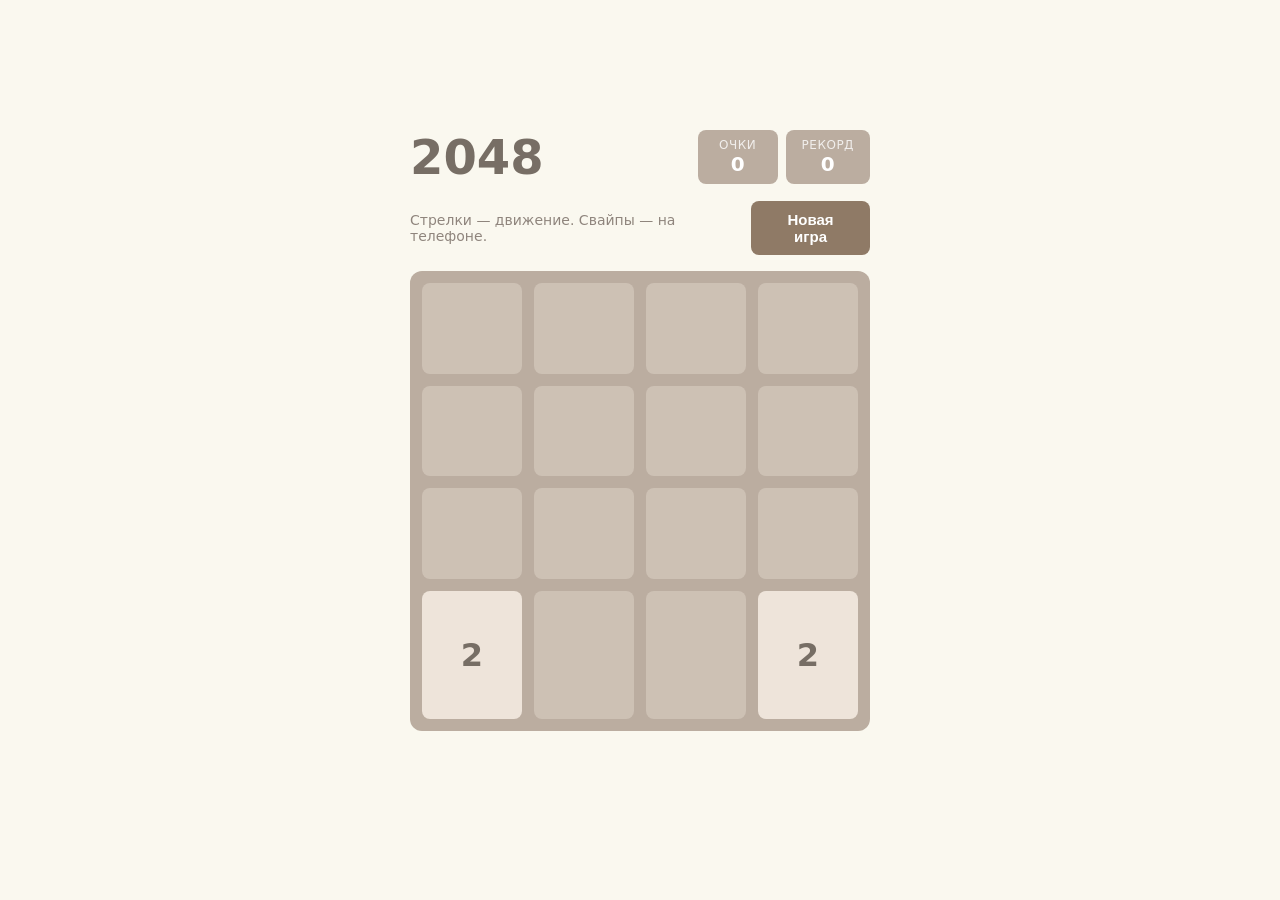
<file: index.html>
<!DOCTYPE html>
<html lang="ru">
<head>
  <meta charset="UTF-8">
  <meta name="viewport" content="width=device-width, initial-scale=1.0, user-scalable=no">
  <title>2048 — игра</title>
  <link rel="stylesheet" href="style.css">
</head>
<body>

<div class="game">
  <header class="game-header">
    <h1>2048</h1>
    <div class="scores">
      <div class="score-box">
        <span class="score-label">Очки</span>
        <span id="score" class="score-value">0</span>
      </div>
      <div class="score-box">
        <span class="score-label">Рекорд</span>
        <span id="best" class="score-value">0</span>
      </div>
    </div>
  </header>

  <div class="game-controls">
    <p class="hint">Стрелки — движение. Свайпы — на телефоне.</p>
    <button id="new-game" class="btn">Новая игра</button>
  </div>

  <div id="board" class="board"></div>

  <p id="message" class="message"></p>
</div>

<script src="game.js"></script>
</body>
</html>
</file>
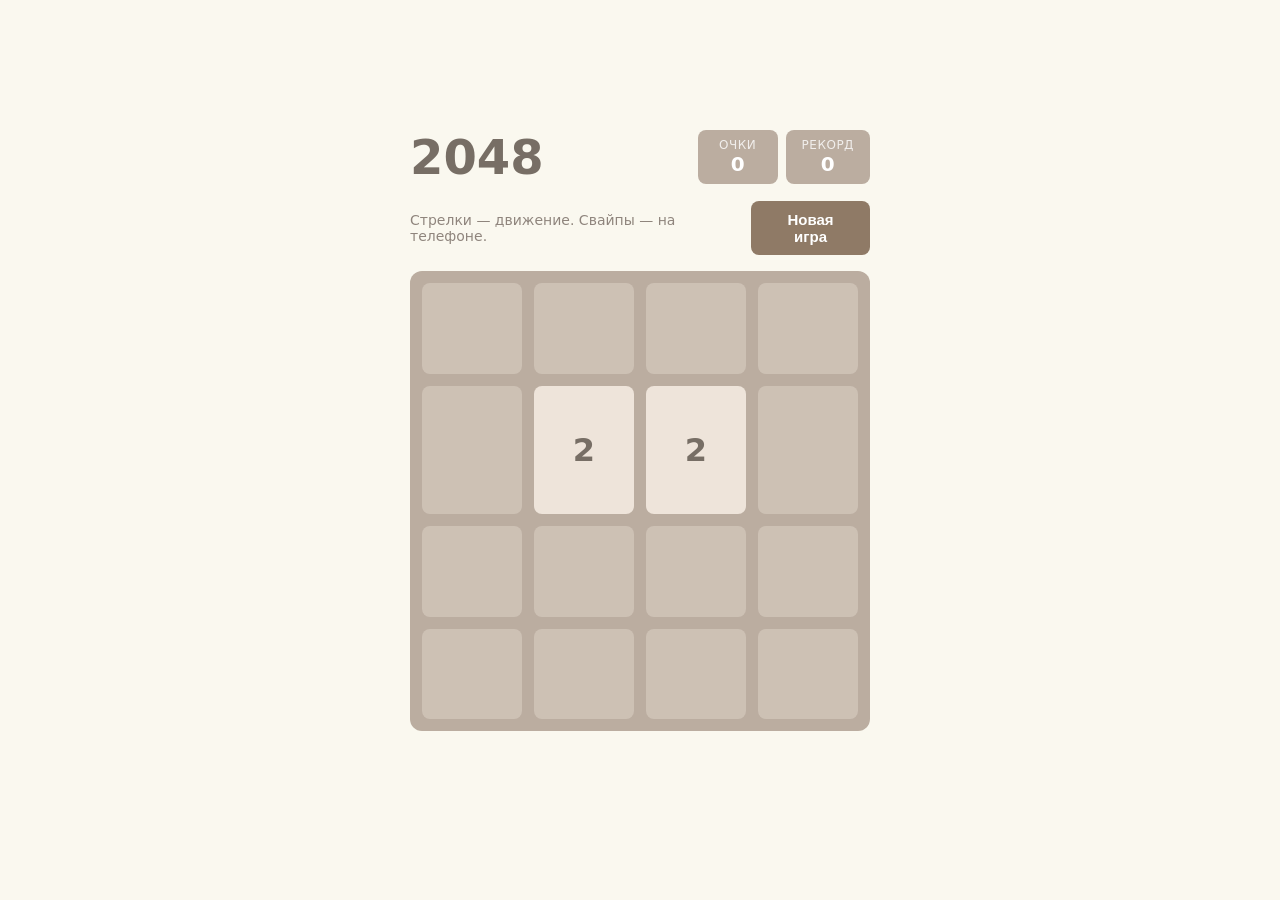
<file: index.html.html>
<!DOCTYPE html>
<html lang="ru">
<head>
  <meta charset="UTF-8">
  <meta name="viewport" content="width=device-width, initial-scale=1.0, user-scalable=no">
  <title>2048 — игра</title>
  <link rel="stylesheet" href="style.css">
</head>
<body>

<div class="game">
  <header class="game-header">
    <h1>2048</h1>
    <div class="scores">
      <div class="score-box">
        <span class="score-label">Очки</span>
        <span id="score" class="score-value">0</span>
      </div>
      <div class="score-box">
        <span class="score-label">Рекорд</span>
        <span id="best" class="score-value">0</span>
      </div>
    </div>
  </header>

  <div class="game-controls">
    <p class="hint">Стрелки — движение. Свайпы — на телефоне.</p>
    <button id="new-game" class="btn">Новая игра</button>
  </div>

  <div id="board" class="board"></div>

  <p id="message" class="message"></p>
</div>

<script src="game.js"></script>
</body>
</html>
</file>
<file: style.css>
* { margin: 0; padding: 0; box-sizing: border-box; }

body {
  font-family: system-ui, -apple-system, "Segoe UI", Roboto, sans-serif;
  background: #faf8ef;
  color: #776e65;
  min-height: 100vh;
  display: flex;
  align-items: center;
  justify-content: center;
  padding: 16px;
  touch-action: none;
}

.game {
  width: 100%;
  max-width: 460px;
}

.game-header {
  display: flex;
  align-items: center;
  justify-content: space-between;
  margin-bottom: 16px;
}

h1 {
  font-size: 48px;
  color: #776e65;
}

.scores {
  display: flex;
  gap: 8px;
}

.score-box {
  background: #bbada0;
  color: #fff;
  border-radius: 8px;
  padding: 8px 16px;
  text-align: center;
  min-width: 80px;
}

.score-label {
  display: block;
  font-size: 12px;
  text-transform: uppercase;
  letter-spacing: 0.5px;
  opacity: 0.8;
}

.score-value {
  display: block;
  font-size: 20px;
  font-weight: 700;
}

.game-controls {
  display: flex;
  align-items: center;
  justify-content: space-between;
  gap: 12px;
  margin-bottom: 16px;
}

.hint {
  font-size: 14px;
  color: #8f857d;
}

.btn {
  background: #8f7a66;
  color: #fff;
  border: none;
  border-radius: 8px;
  padding: 10px 20px;
  font-size: 15px;
  font-weight: 600;
  cursor: pointer;
  transition: background 0.2s;
}

.btn:hover { background: #7c6a58; }

.board {
  background: #bbada0;
  border-radius: 12px;
  padding: 12px;
  display: grid;
  grid-template-columns: repeat(4, 1fr);
  gap: 12px;
  aspect-ratio: 1 / 1;
}

.cell {
  background: rgba(238, 228, 218, 0.35);
  border-radius: 8px;
  display: flex;
  align-items: center;
  justify-content: center;
  font-size: 32px;
  font-weight: 700;
  color: #776e65;
  transition: background 0.15s, color 0.15s;
  user-select: none;
}

/* Цвета плиток */
.cell[data-value="2"]    { background: #eee4da; }
.cell[data-value="4"]    { background: #ede0c8; }
.cell[data-value="8"]    { background: #f2b179; color: #f9f6f2; }
.cell[data-value="16"]   { background: #f59563; color: #f9f6f2; }
.cell[data-value="32"]   { background: #f67c5f; color: #f9f6f2; }
.cell[data-value="64"]   { background: #f65e3b; color: #f9f6f2; }
.cell[data-value="128"]  { background: #edcf72; color: #f9f6f2; font-size: 28px; }
.cell[data-value="256"]  { background: #edcc61; color: #f9f6f2; font-size: 28px; }
.cell[data-value="512"]  { background: #edc850; color: #f9f6f2; font-size: 28px; }
.cell[data-value="1024"] { background: #edc53f; color: #f9f6f2; font-size: 24px; }
.cell[data-value="2048"] { background: #edc22e; color: #f9f6f2; font-size: 24px; }
.cell[data-value="4096"],
.cell[data-value="8192"] { background: #3c3a32; color: #f9f6f2; font-size: 22px; }

.message {
  margin-top: 16px;
  text-align: center;
  font-size: 18px;
  font-weight: 600;
  min-height: 24px;
}

.message.win { color: #edc22e; }
.message.lose { color: #f65e3b; }
</file>
